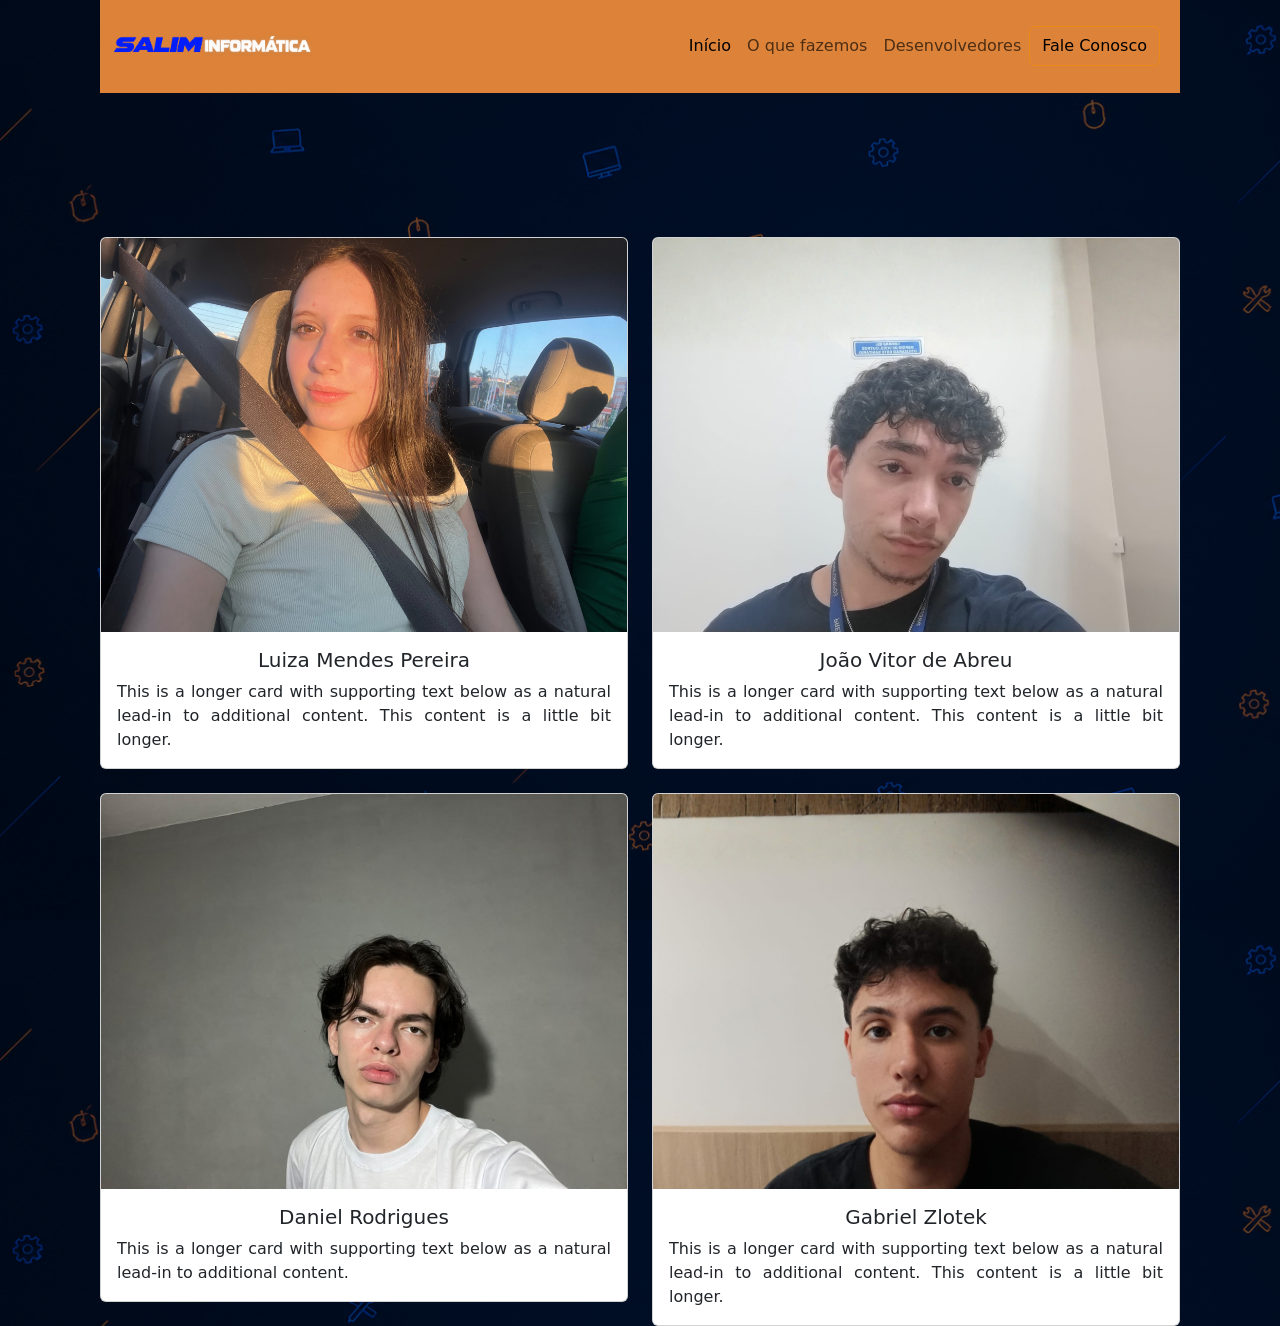
<file: página3.html>
<!DOCTYPE html>
<html lang="en">
<head>
    <meta charset="UTF-8">
    <meta name="viewport" content="width=device-width, initial-scale=1.0">
    <title>Document</title>
    <link rel="stylesheet" type="text/css" href="css2.css"> 
</head>
<body>
   <nav class="navbar navbar-expand-lg bg-body-tertiary">
  <div class="container-fluid">
    <a class="navbar-brand" href="#">
      <img src="imagens/Logo tipográfico SALIM INFORMÁTICA bi-color.png" alt="Bootstrap" style="width: 200px; height: auto;">
    </a>
    <button class="navbar-toggler" type="button" data-bs-toggle="collapse" data-bs-target="#navbarNavDropdown" aria-controls="navbarNavDropdown" aria-expanded="false" aria-label="Toggle navigation">
      <span class="navbar-toggler-icon"></span>
    </button>
    <div class="collapse navbar-collapse" id="navbarNavDropdown">
      <ul class="navbar-nav ms-auto">
        <li class="nav-item">
          <a class="nav-link active" aria-current="page" href="index.html">Início</a>
        </li>
        <li class="nav-item">
          <a class="nav-link" href="página2.html">O que fazemos</a>
        </li>
        <li class="nav-item">
          <a class="nav-link" href="página3.html">Desenvolvedores</a>
        </li>
        <button class="btn btn-outline-success me-2" type="button">Fale Conosco</button>
      </ul>
    </div>
  </div>
</nav> 
<br>
<br>
<br>
<br>
<br>
<br>
<div class="row row-cols-1 row-cols-md-2 g-4">
  <div class="col">
    <div class="card">
      <img src="imagens/Luiza.png" class="card-img-top" alt="...">
      <div class="card-body">
        <h5 class="card-title">Luiza Mendes Pereira</h5>
        <p class="card-text">This is a longer card with supporting text below as a natural lead-in to additional content. This content is a little bit longer.</p>
      </div>
    </div>
  </div>
  <div class="col">
    <div class="card">
      <img src="imagens/João.png" class="card-img-top" alt="...">
      <div class="card-body">
        <h5 class="card-title">João Vitor de Abreu</h5>
        <p class="card-text">This is a longer card with supporting text below as a natural lead-in to additional content. This content is a little bit longer.</p>
      </div>
    </div>
  </div>
  <div class="col">
    <div class="card">
      <img src="imagens/Daniel.png" class="card-img-top" alt="">
      <div class="card-body">
        <h5 class="card-title">Daniel Rodrigues</h5>
        <p class="card-text">This is a longer card with supporting text below as a natural lead-in to additional content.</p>
      </div>
    </div>
  </div>
  <div class="col">
    <div class="card">
      <img src="imagens/Gabriel.png" class="card-img-top" alt="">
      <div class="card-body">
        <h5 class="card-title">Gabriel Zlotek</h5>
        <p class="card-text">This is a longer card with supporting text below as a natural lead-in to additional content. This content is a little bit longer.</p>
      </div>
    </div>
  </div>
</div>
</body>
</html>
</file>
